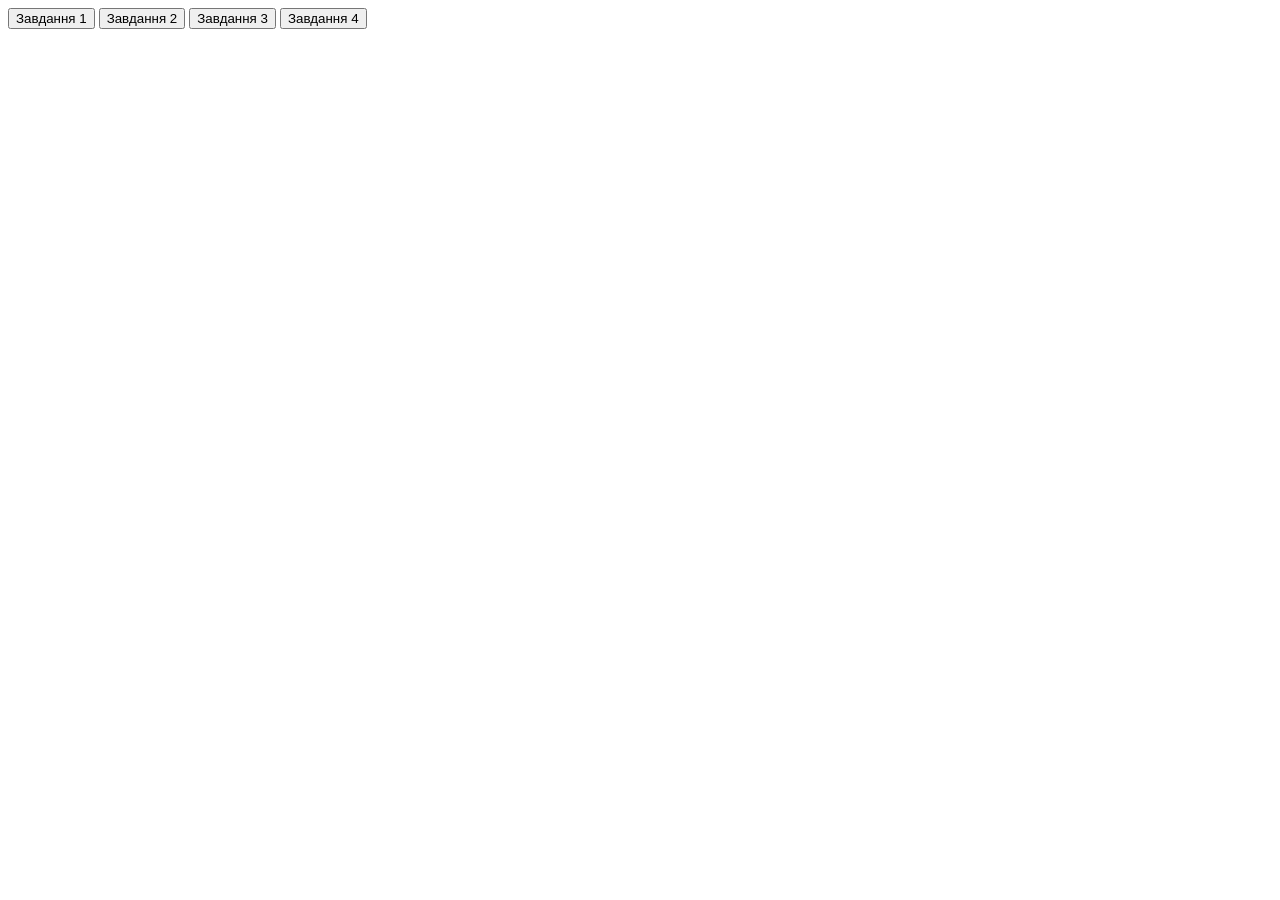
<file: control_work/index.html>
<!DOCTYPE html>
<html lang="en">
<head>
    <meta charset="UTF-8">
    <meta name="viewport" content="width=device-width, initial-scale=1.0">
    <title>Document</title>
</head>
<body>
    <button onClick="task1()">Завдання 1</button>
    <button onClick="task2()">Завдання 2</button>
    <button onClick="task3()">Завдання 3</button>
    <button onClick="task4()">Завдання 4</button>

    <script src="script1.js"></script>
    <script src="script2.js"></script>
    <script src="script3.js"></script>
    <script src="script4.js"></script>
</body>
</html>
</file>
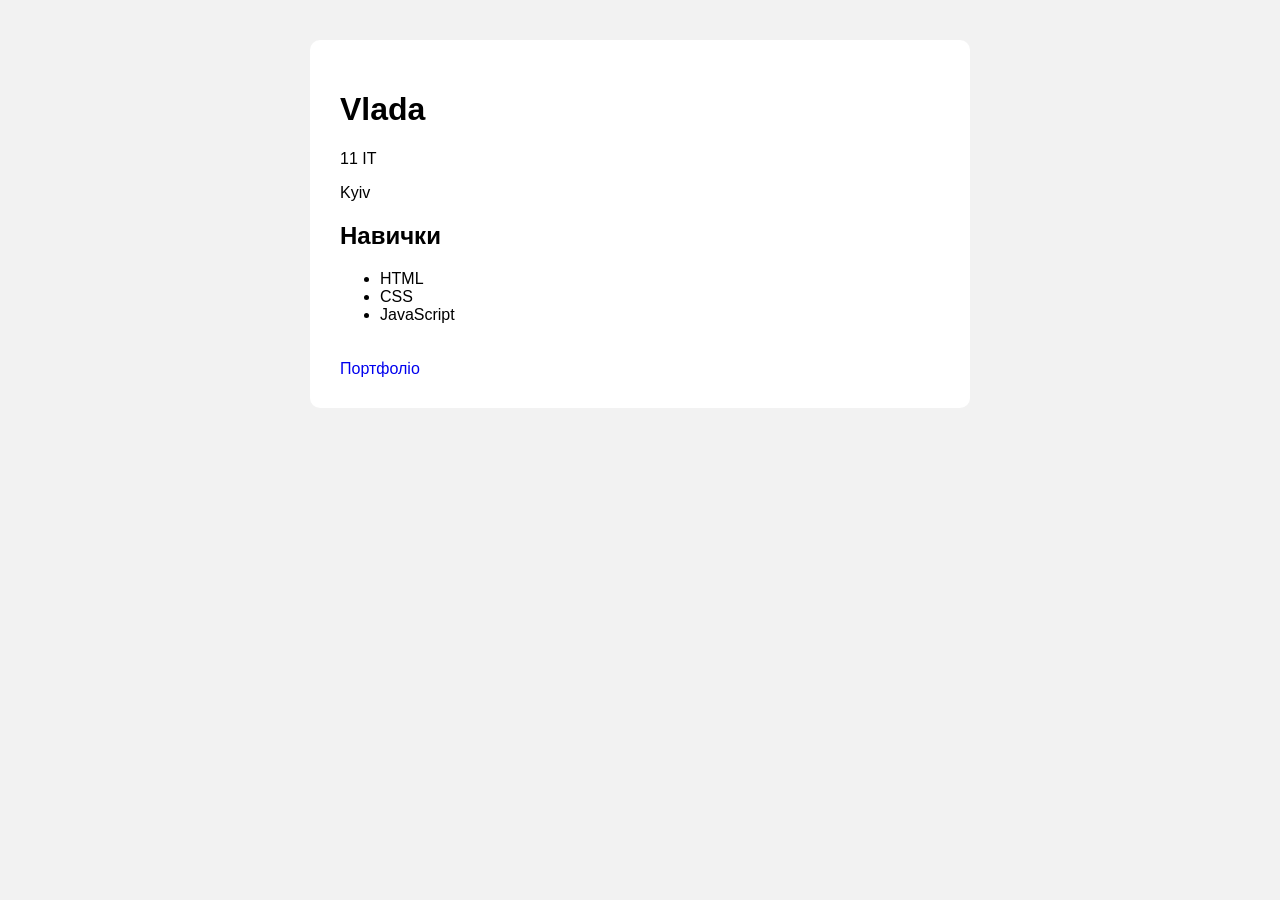
<file: Pair_13/index.html>
<!DOCTYPE html>
<html lang="en">
<head>
    <meta charset="UTF-8">
    <meta name="viewport" content="width=device-width, initial-scale=1.0">
    <title>Document</title>
    <link rel="stylesheet" href="style.css">
</head>
<body>
    <main class="profile">
        <h1 id="profile-name">Ім'я учня</h1>
        <p class="profile-role">Інформація про ліцеїста</p>
        <p id="profile-city">Місто не вказано</p>
        <h2>Навички</h2>
        <ul id="skills-list">
            <li class="skill">Навичка 1</li>
            <li class="skill">Навичка 2</li>
            <li class="skill">Навичка 3</li>
        </ul>
        <a href="#" id="profile-link">Портфоліо</a>
    </main>

    <script src="script.js"></script>
</body>
</html>
</file>
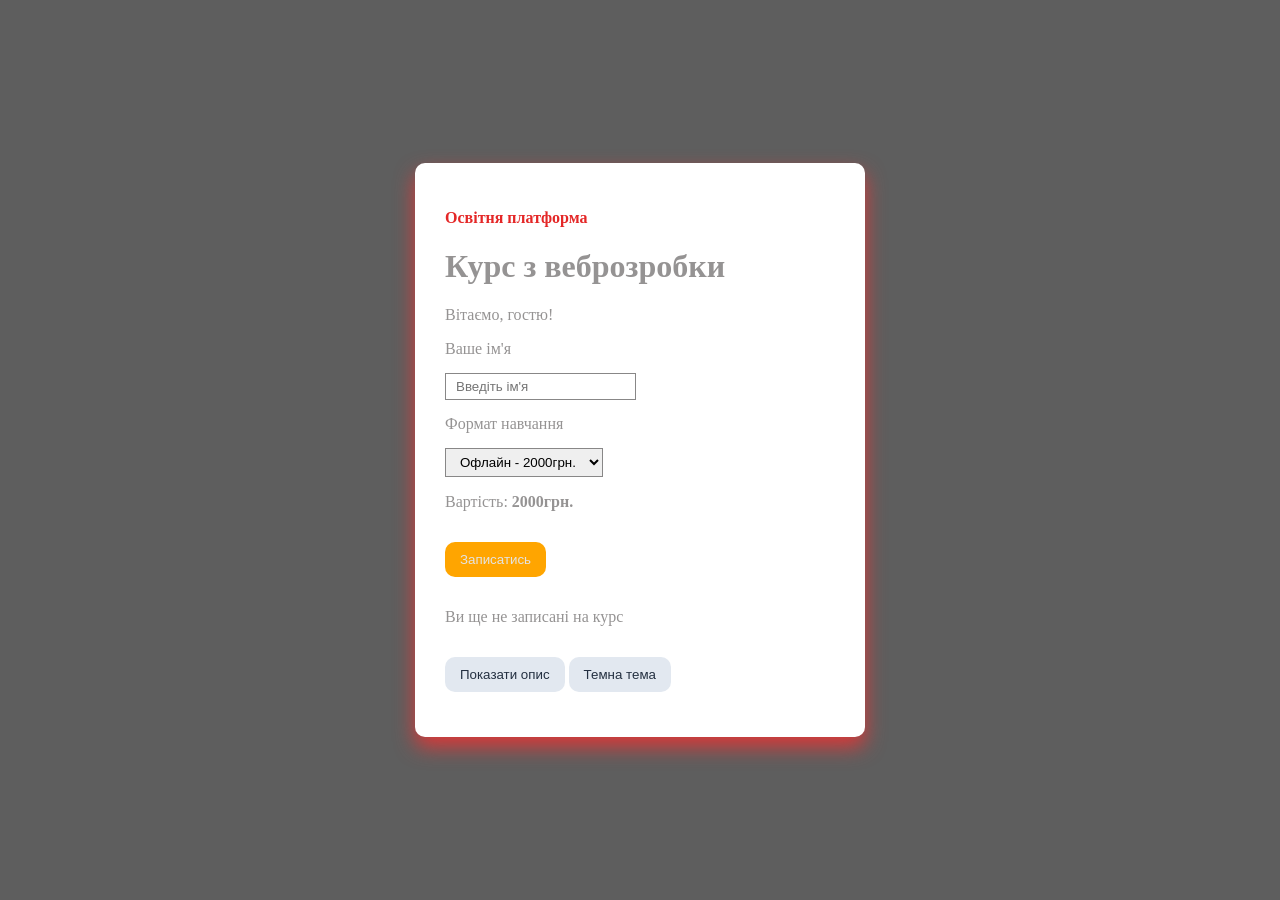
<file: Pair_15/index.html>
<!DOCTYPE html>
<html lang="en">
<head>
    <meta charset="UTF-8">
    <title>Title</title>
    <link rel="stylesheet" href="style.css">
</head>
<body>
    <main class="course-card" id="card">
        <p class="tag">Освітня платформа</p>
        <h1>Курс з веброзробки</h1>
        <p id="welcome">Вітаємо, гостю!</p>

        <label for="studentsName">Ваше ім'я</label>
        <input id="studentsName" type="text" placeholder="Введіть ім'я">

        <label for="format">Формат навчання</label>
        <select id="format">
            <option value="2000">Офлайн - 2000грн.</option>
            <option value="1500">Онлайн - 1500грн.</option>
        </select>
        <p>Вартість: <strong id="price">2000грн.</strong></p>
        <button id="enrollBtn">Записатись</button>
        <p id="status">Ви ще не записані на курс</p>

        <button id="detailBtn" class="secondary">Показати опис</button>
        <p class="hidden" id="details">Практичний курс з веброзробки</p>
        <button id="themeBtn" class="secondary">Темна тема</button>
    </main>
    <script src="script.js" defer></script>
</body>
</html>
</file>
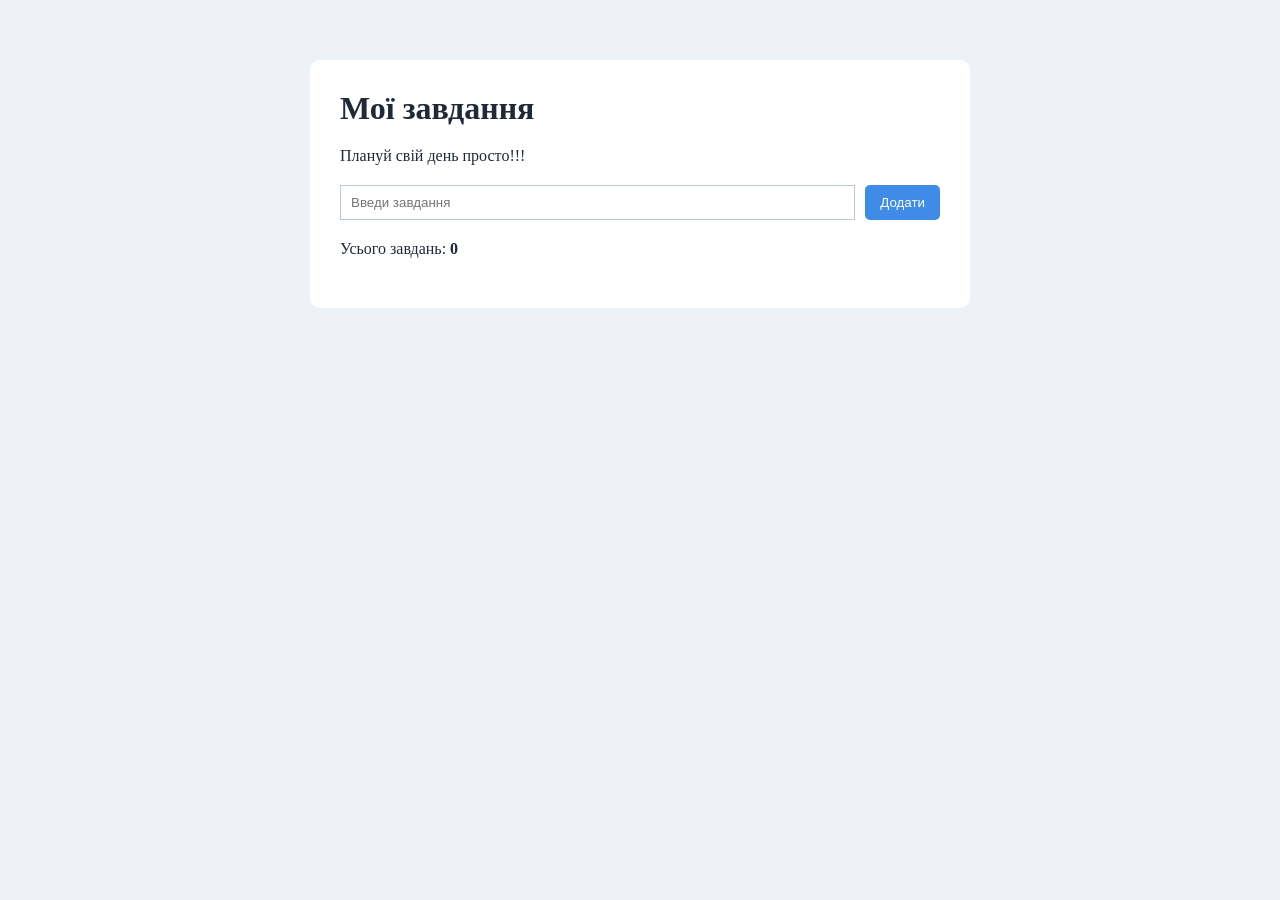
<file: Pair_16/index.html>
<!DOCTYPE html>
<html lang="en">
<head>
    <meta charset="UTF-8">
    <title>Title</title>
  <link rel="stylesheet" href="style.css">
</head>
<body>
    <main class="app">
        <h1>Мої завдання</h1>
        <p>Плануй свій день просто!!!</p>
        <div class="form-row">
            <input id="taskInput" type="text" placeholder="Введи завдання">
            <button id="addBtn" type="button">Додати</button>
        </div>
        <p>Усього завдань: <strong id="taskCounter">0</strong></p>
        <ul id="taskList"></ul>
    </main>

    <script src="script.js" defer></script>
</body>
</html>
</file>
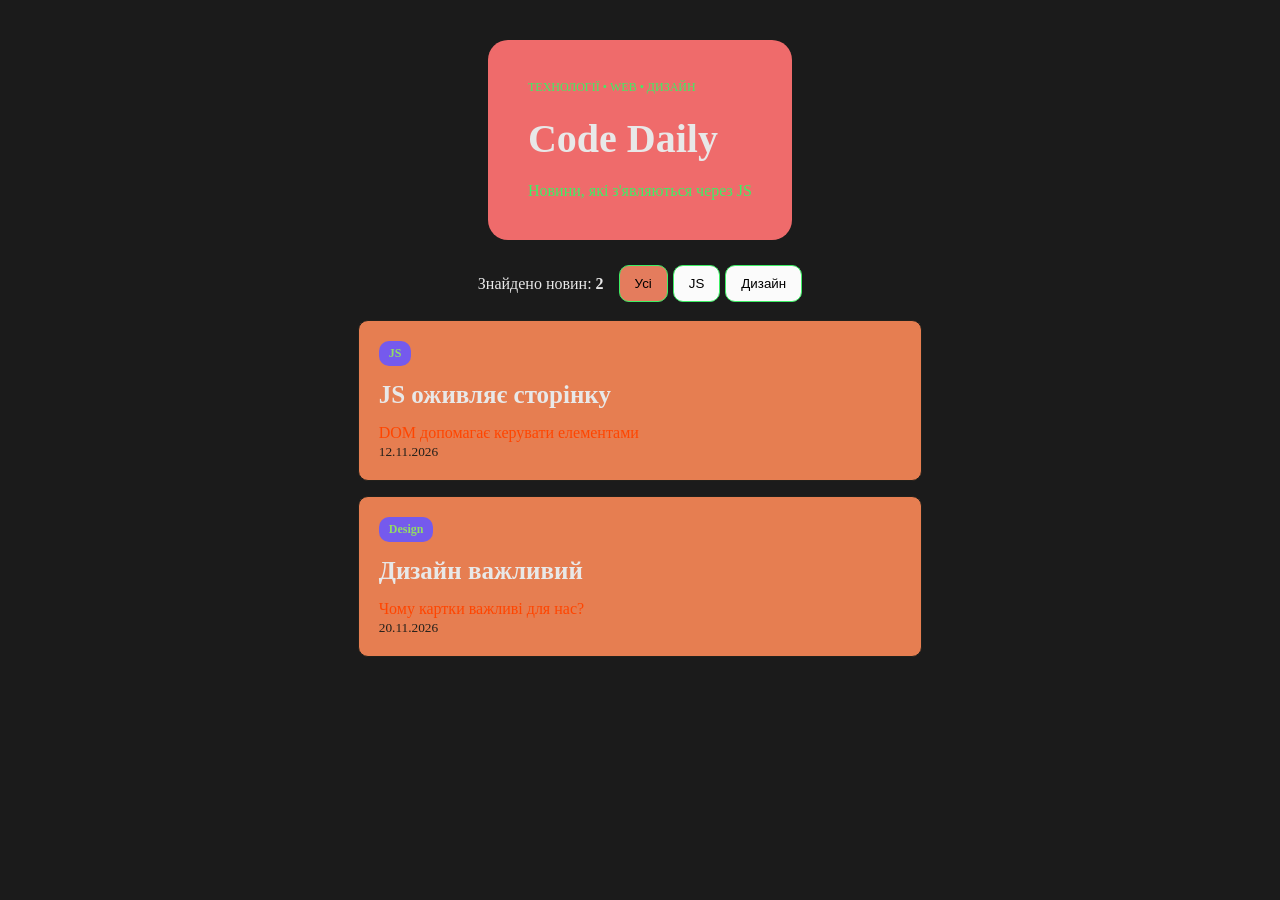
<file: Pair_17/index.html>
<!DOCTYPE html>
<html lang="en">
<head>
    <meta charset="UTF-8">
    <title>Title</title>
  <link rel="stylesheet" href="style.css">
</head>
<body>
    <main class="page">
    <header class="header">
        <p class="paragraph">Технології &bull; WEB &bull; Дизайн</p>
        <h1>Code Daily</h1>
        <p class="subtitle">Новини, які з'являються через JS</p>
    </header>

    <section class="toolbar">
        <p class="counter">Знайдено новин: <strong id="news-count">0</strong></p>
        <div class="filter" aria-label="Фільтр новин">
        <button id="show-all" class="filter-btn active">Усі</button>
        <button id="show-js" class="filter-btn">JS</button>
        <button id="show-design" class="filter-btn">Дизайн</button>
        </div>
    </section>
    <section class="news-grid" id="news-list"></section>
    </main>

    <script src="script.js"></script>
</body>
</html>
</file>
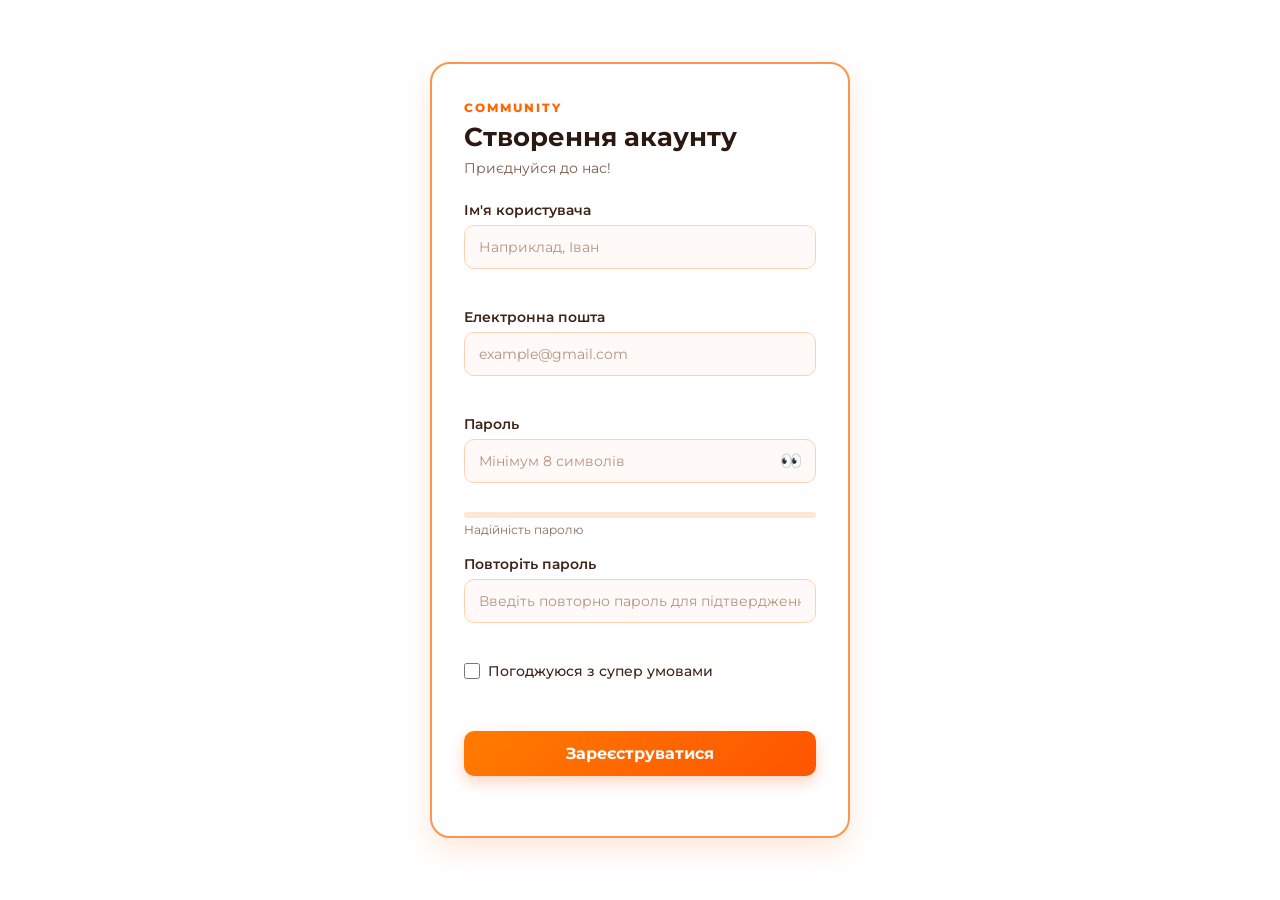
<file: Pair_18/index.html>
<!DOCTYPE html>
<html lang="en">
<head>
    <meta charset="UTF-8">
    <meta name="viewport" content="width=device-width, initial-scale=1.0">
    <title>Document</title>
    <link rel="stylesheet" href="style.css">
</head>
<body>
    <main class="card">
        <p class="brand">COMMUNITY</p>
        <h1>Створення акаунту</h1>
        <p class="subtitle">Приєднуйся до нас!</p>
        <form action="register-form" novalidate>
            <div class="field">
                <label>Ім'я користувача</label>
                <input type="text" id="username" placeholder="Наприклад, Іван">
                <small id="username-error" class="error"></small>
            </div>
            
            <div class="field">
                <label>Електронна пошта</label>
                <input type="text" id="email" placeholder="example@gmail.com">
                <small id="email-error" class="error"></small>
            </div>

            <div class="field">
                <label>Пароль</label>
                <div>
                    <input type="password" id="password" placeholder="Мінімум 8 символів">
                    <button id="toggle-password" class="toggle" type="button">👀</button> <!--🫣-->
                </div>
                <small id="password-error" class="error"></small>
                <div class="strength-track"><div class="strength-bar"></div></div>
                <small id="strength-text">Надійність паролю</small>
            </div>
            <div class="field">
                <label>Повторіть пароль</label>
                <input type="password" id="password-confirm" placeholder="Введіть повторно пароль для підтвердження">
                <small id="confirm-error" class="error"></small>
            </div>
            <div class="field">
                <label class="terms"><input type="checkbox" id="terms"> Погоджуюся з супер умовами</label>
                <small id="terms-error" class="error"></small>
            </div>

            <button id="submit-button" class="submit" type="submit">Зареєструватися</button>
            <small id="submit-error" class="error"></small>
        </form>
    </main>

    <script src="script.js"></script>
</body>
</html>
</file>
<file: Pair_13/style.css>
body{
    font-family: Arial, Helvetica, sans-serif;
    background: #f2f2f2;
    margin: 0;
    padding: 40px;
}
.profile{
    max-width: 600px;
    margin: 0 auto;
    background: #fff;
    padding: 30px;
    border-radius: 10px;
}
.profile a{
    text-decoration: none;
    display: inline-block;
    margin-top: 20px;

}
</file>
<file: Pair_15/style.css>
*{
    box-sizing: border-box;
}
body{
    margin:0;
    padding:0;
    min-height:100vh;
    display: grid;
    place-items: center;
    font-family: "Kristen ITC", serif;
    background: #5e5e5e;
    color: #959393;
}
.course-card{
    width: min(450px, 90vh);
    padding: 30px;
    background: #fff;
    border-radius: 10px;
    box-shadow: 0 10px 20px rgb(218, 57, 57);
}
.tag{
    color: #e42727;
    font-weight: bold;
}
label{
    display: block;
    margin: 15px 0;
}
input, select{
    border: 1px solid #888787;
    padding: 5px 10px;
}
button{
    margin: 15px 0;
    border: none;
    background: orange;
    color: #e3e3e3;
    cursor: pointer;
    padding: 10px 15px;
    border-radius: 10px;
}
.secondary{
    background: #e2e8f0;
    color: #243041;
}
.hidden{
    display: none;
}
.success{
    color: #147d43;
    font-weight: bold;
}
.dark{
    background: #243041;
    color: #fdfdfd;
}
.dark .secondary{
    background: #475569;
    color: #fff;
}
</file>
<file: Pair_16/style.css>
*{
    box-sizing: border-box;
    margin: 0;
    padding: 0;
    list-style: none;
}

body{
    background: #eef2f7;
    color: #202938;
}
ul {
    display: flex;
    flex-direction: column;
    gap: 10px;
}
.app{
    max-width: 660px;
    margin: 60px auto;
    padding: 30px;
    background: #fff;
    border-radius: 10px;
    display: flex;
    flex-direction: column;
    row-gap: 20px;
}
.form-row{
    display: flex;
    gap: 10px;
}
input{
    flex: 1;
    min-width: 0;
    padding: 5px 10px;
    border: 1px solid #bcc7d5;
}
button{
    padding: 10px 15px;
    border: none;
    border-radius: 5px;
    background: #3f8ce8;
    color: #ffffff;
    cursor: pointer;
}
.task{
    display: flex;
    align-items: center;
    gap: 10px;
    padding: 10px 0;
    border-bottom: 1px solid #bcc7d5;
}

.task-text{
    flex: 1;
    overflow-wrap: anywhere;
}

.task-item {
    border: #8d939b 1px solid;
    border-radius: 5px;
    padding: 5px;
    display: flex;
    flex-direction: row;
    align-items: center;
}

.btn-container {
    margin-left: auto;
    display: flex;
    gap: 5px;
    padding: 0;
}

.task-done{
    text-decoration: line-through;
    color: #1c8f3c;
}

.done-btn {
    color: #000;
}
.edit-btn{
    background: #e8e138;
    color: #000;
}
.delete-btn{
    background: #e74c3c;
    color: #000;
}
</file>
<file: Pair_17/style.css>
*{
    box-sizing: border-box;
    margin: 0;
    padding: 0;
}
body{
    background: #1b1b1b;
    color: #e8e8e8;
}
.page{
    min-width: 1000px;
    padding: 40px 20px 60px;

    display: flex;
    flex-direction: column;
    justify-content: center;
    align-items: center;
}
.header{
    padding: 40px;
    border-radius: 20px;
    background: #ef6b6b;


}
.paragraph{
    color: #3def65;
    font-size: 12px;
    text-transform: uppercase;
}
h1{
    margin: 20px 0;
    font-size: 40px;
}
.subtitle{
    margin-bottom: 0;
    color: #3def65;
}
.toolbar{
    display: flex;
    justify-content: space-between;
    align-items: center;
    flex-wrap: wrap;
    gap: 15px;
    margin: 25px 0 18px;
}

.filter{
    display: flex;
    gap: 5px;
    flex-wrap: wrap;
}
.filter-btn{
    padding: 10px 15px;
    border:  1px solid #3def65;
    border-radius: 10px;
    background: #fbfbfb;
    cursor: pointer;
}
.filter-btn:hover{
    background: #ef6b6b;
}
.filter-btn:active{
    background: #ef3737;
    color: white;
    border-color: #1b1b1b;
}

.news-grid{
    display: flex;
    flex-wrap: wrap;
    gap: 15px;
}

.news-card{
    flex: 1 1 300px;
    padding: 20px;
    background: #e67e51;
    border: 1px solid #22201b;
    border-radius: 10px;
}
.news-card h2{
    margin: 15px 0 15px;
    font-size: 25px;
}

.news-card p{
    color: orangered;
}

.news-card small{
    color: #22201b;
}
.tag{
    display: inline-block;
    border-radius: 10px;
    padding: 5px 10px;
    background: #755aed;
    color: #92dc63;
    font-size: 12px;
    font-weight: bold;
}
.active {
    background: #e47c5d;
}
</file>
<file: Pair_18/style.css>
@import url('https://fonts.googleapis.com/css2?family=Montserrat:ital,wght@0,100..900;1,100..900&display=swap');

* {
    box-sizing: border-box;
    margin: 0;
    padding: 0;
    font-family: "Montserrat", sans-serif;
}

body {
    min-height: 100vh;
    display: flex;
    justify-content: center;
    align-items: center;
    padding: 20px;
}

.card {
    background-color: #ffffff;
    width: 100%;
    max-width: 420px;
    padding: 36px 32px;
    border-radius: 20px;
    border: 2px solid #ff944d;
    box-shadow: 0 12px 30px rgba(255, 102, 0, 0.15);
}

.brand {
    font-size: 12px;
    font-weight: 800;
    letter-spacing: 2px;
    color: #ff6600;
    margin-bottom: 6px;
}

h1 {
    font-size: 26px;
    color: #2b1810;
    margin-bottom: 6px;
}

.subtitle {
    font-size: 14px;
    color: #7a5c4d;
    margin-bottom: 24px;
}

.field {
    margin-bottom: 18px;
    display: flex;
    flex-direction: column;
}

.field label {
    font-size: 14px;
    font-weight: 600;
    color: #3d2419;
    margin-bottom: 6px;
}

.field > div {
    position: relative;
    display: flex;
    align-items: center;
}

input[type="text"],
input[type="password"] {
    width: 100%;
    padding: 12px 14px;
    border: 1.5px solid #ffd1b3;
    border-radius: 10px;
    background-color: #fffaf7;
    font-size: 14px;
    color: #2b1810;
    outline: none;
    transition: border-color 0.2s, box-shadow 0.2s, background-color 0.2s;
}

input[type="text"]::placeholder,
input[type="password"]::placeholder {
    color: #b39282;
}

input[type="text"]:focus,
input[type="password"]:focus {
    border-color: #ff6600;
    background-color: #ffffff;
    box-shadow: 0 0 0 3px rgba(255, 102, 0, 0.15);
}

#password {
    padding-right: 42px;
}

.toggle {
    position: absolute;
    right: 10px;
    background: none;
    border: none;
    cursor: pointer;
    font-size: 18px;
    display: flex;
    align-items: center;
    justify-content: center;
    padding: 4px;
    border-radius: 6px;
    transition: background-color 0.2s;
}

.toggle:hover {
    background-color: #fff0e6;
}

.strength-track {
    width: 100%;
    height: 6px;
    background-color: #ffe6d5;
    border-radius: 4px;
    margin-top: 8px;
    overflow: hidden;
}

.strength-bar {
    height: 100%;
    width: 0%;
    background-color: #ff6600;
    border-radius: 4px;
    transition: width 0.3s ease, background-color 0.3s ease;
}

#strength-text {
    font-size: 12px;
    color: #8c6b5d;
    margin-top: 4px;
}

.terms {
    display: flex;
    align-items: center;
    gap: 8px;
    font-weight: 500 !important;
    cursor: pointer;
    user-select: none;
}

.terms input[type="checkbox"] {
    width: 16px;
    height: 16px;
    accent-color: #ff6600;
    cursor: pointer;
}

.error {
    color: #990000;
    font-size: 12px;
    font-weight: 600;
    margin-top: 5px;
    min-height: 16px;
}

.submit {
    width: 100%;
    padding: 13px;
    background: linear-gradient(135deg, #ff7b00 0%, #ff5500 100%);
    color: #ffffff;
    border: none;
    border-radius: 10px;
    font-size: 16px;
    font-weight: 700;
    cursor: pointer;
    margin-top: 6px;
    box-shadow: 0 6px 15px rgba(255, 85, 0, 0.25);
    transition: transform 0.15s, box-shadow 0.2s, filter 0.2s;
}

.submit:hover {
    filter: brightness(1.05);
    box-shadow: 0 8px 20px rgba(255, 85, 0, 0.35);
}

.submit:active {
    transform: translateY(1px);
}

#submit-error {
    display: block;
    text-align: center;
    margin-top: 8px;
}
</file>
